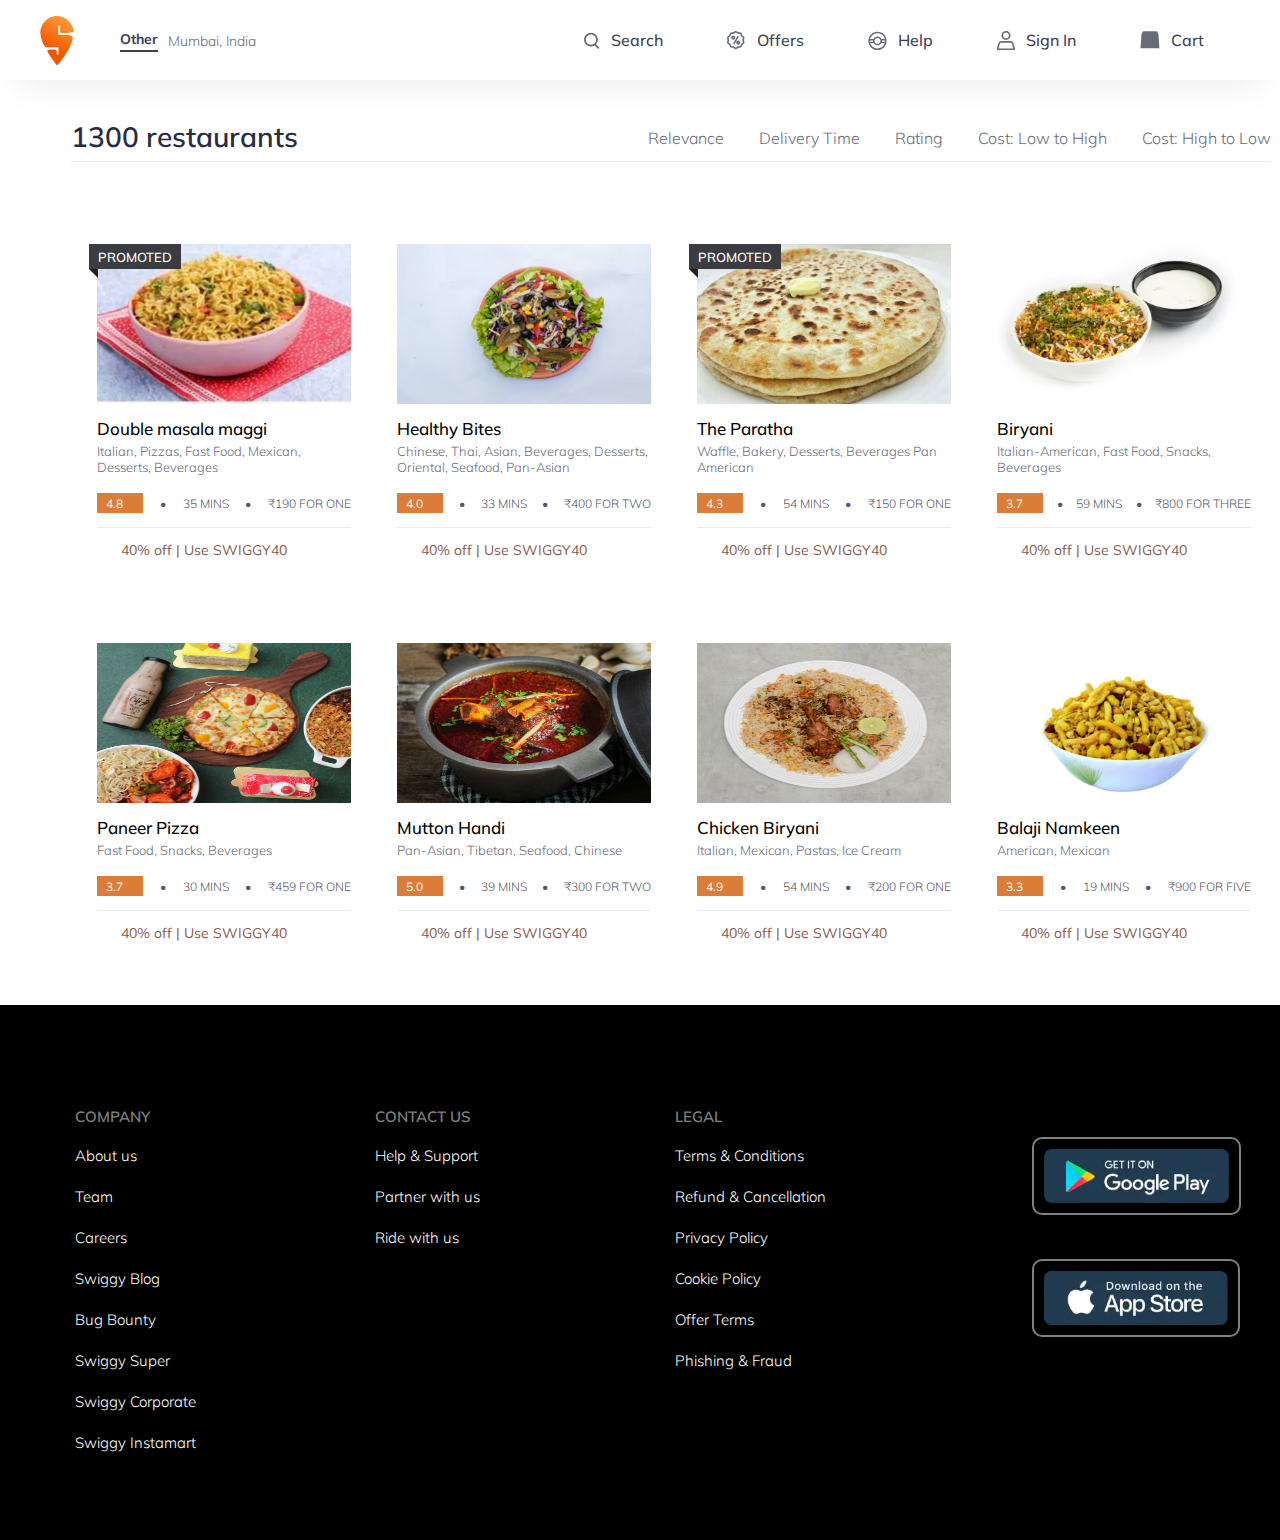
<file: index.html>
<!DOCTYPE html>
<html lang="en">

<head>
    <meta charset="UTF-8" />
    <title>Swiggy_Clone</title>
    <link rel="icon" sizes="192x192"
        href="https://res.cloudinary.com/swiggy/image/upload/fl_lossy,f_auto,q_auto,w_192,h_192/portal/c/logo_2022.png">
    <link rel="stylesheet" href="swiggy.css" type="text/css" />
    <link rel="stylesheet" href="https://cdnjs.cloudflare.com/ajax/libs/font-awesome/6.2.0/css/all.min.css"
        integrity="sha512-xh6O/CkQoPOWDdYTDqeRdPCVd1SpvCA9XXcUnZS2FmJNp1coAFzvtCN9BmamE+4aHK8yyUHUSCcJHgXloTyT2A=="
        crossorigin="anonymous" referrerpolicy="no-referrer" />
    <link rel="preconnect" href="https://fonts.googleapis.com" />
    <link rel="preconnect" href="https://fonts.gstatic.com" crossorigin />
    <link href="https://fonts.googleapis.com/css2?family=Mulish:wght@300;400;700;900&display=swap" rel="stylesheet" />
</head>

<body>
    <div class="main-container">
        <!-- Navbar Section -->
        <header class="navbar">
            <div class="global-nav">
                <div class="nav">
                    <div class="left">
                        <a href="#home" class="logo">
                            <svg class="_8pSp-" viewBox="0 0 559 825" height="49" width="34" fill="#fc8019">
                                <path fill-rule="evenodd" clip-rule="evenodd"
                                    d="M542.92 388.542C546.805 366.526 542.355 349.598 530.881 340.76C513.621 327.466 487.698 320.236 425.954 320.236C380.271 320.236 331.225 320.286 310.268 320.275C308.322 319.894 301.285 317.604 301.02 309.112L300.734 174.289C300.727 165.779 307.531 158.857 315.943 158.839C324.369 158.825 331.204 165.723 331.211 174.226C331.211 174.226 331.421 247.414 331.441 273.424C331.441 275.936 332.892 281.8 338.549 283.328C375.43 293.267 561.865 285.999 558.967 251.804C543.147 109.96 424.476 0 280.394 0C235.021 0 192.065 10.9162 154.026 30.2754C62.9934 77.5955 -1.65904 173.107 0.0324268 283.43C1.23215 361.622 52.2203 500.605 83.434 521.234C97.8202 530.749 116.765 527.228 201.484 527.228C239.903 527.228 275.679 527.355 293.26 527.436C295.087 527.782 304.671 530.001 304.671 538.907L304.894 641.393C304.915 649.907 298.104 656.826 289.678 656.829C281.266 656.843 274.434 649.953 274.42 641.446C274.42 641.446 275.17 600.322 275.17 584.985C275.17 581.435 275.424 575.339 265.178 570.727C231.432 555.553 121.849 564.712 115.701 581.457C113.347 587.899 125.599 612.801 144.459 644.731C170.102 685.624 211.889 747.245 245.601 792.625C261.047 813.417 268.77 823.813 280.467 824.101C292.165 824.389 300.514 814.236 317.213 793.928C383.012 713.909 516.552 537.663 542.92 388.542Z"
                                    fill="url(#paint0_linear_19447_66107)"></path>
                                <defs>
                                    <linearGradient id="paint0_linear_19447_66107" x1="445.629" y1="63.8626"
                                        x2="160.773" y2="537.598" gradientUnits="userSpaceOnUse">
                                        <stop stop-color="#FF993A"></stop>
                                        <stop offset="1" stop-color="#F15700"></stop>
                                    </linearGradient>
                                </defs>
                            </svg>
                        </a>
                        <div class="location-div">
                            <span class="other">Other</span>
                            <span class="location">Mumbai, India</span>
                            <span class="arrow-down"><i class="fa-solid fa-angle-down"></i></span>
                        </div>
                    </div>
                    <div class="right">
                        <ul class="items">
                            <li>
                                <div class="nav-item">
                                    <a href="">
                                        <svg class="_1GTCc" viewBox="5 -1 12 25" height="17" width="17" fill="#686b78">
                                            <path
                                                d="M17.6671481,17.1391632 L22.7253317,22.1973467 L20.9226784,24 L15.7041226,18.7814442 C14.1158488,19.8024478 12.225761,20.3946935 10.1973467,20.3946935 C4.56550765,20.3946935 0,15.8291858 0,10.1973467 C0,4.56550765 4.56550765,0 10.1973467,0 C15.8291858,0 20.3946935,4.56550765 20.3946935,10.1973467 C20.3946935,12.8789625 19.3595949,15.3188181 17.6671481,17.1391632 Z M10.1973467,17.8453568 C14.4212261,17.8453568 17.8453568,14.4212261 17.8453568,10.1973467 C17.8453568,5.97346742 14.4212261,2.54933669 10.1973467,2.54933669 C5.97346742,2.54933669 2.54933669,5.97346742 2.54933669,10.1973467 C2.54933669,14.4212261 5.97346742,17.8453568 10.1973467,17.8453568 Z">
                                            </path>
                                        </svg>
                                        <span>Search</span>
                                    </a>
                                </div>
                            </li>
                            <li>
                                <div class="nav-item">
                                    <a href="">
                                        <svg class="_1GTCc" viewBox="0 0 32 32" height="19" width="19" fill="#686b78">
                                            <path
                                                d="M14.2 2.864l-1.899 1.38c-0.612 0.447-1.35 0.687-2.11 0.687h-2.352c-0.386 0-0.727 0.248-0.845 0.613l-0.728 2.238c-0.235 0.721-0.691 1.348-1.302 1.79l-1.905 1.385c-0.311 0.226-0.442 0.626-0.323 0.991l0.728 2.241c0.232 0.719 0.232 1.492-0.001 2.211l-0.727 2.237c-0.119 0.366 0.011 0.767 0.323 0.994l1.906 1.384c0.61 0.445 1.064 1.070 1.3 1.79l0.728 2.24c0.118 0.365 0.459 0.613 0.844 0.613h2.352c0.759 0 1.497 0.24 2.107 0.685l1.9 1.381c0.313 0.227 0.736 0.227 1.048 0.001l1.9-1.38c0.613-0.447 1.349-0.687 2.11-0.687h2.352c0.384 0 0.726-0.248 0.845-0.615l0.727-2.235c0.233-0.719 0.688-1.346 1.302-1.794l1.904-1.383c0.311-0.226 0.442-0.627 0.323-0.993l-0.728-2.239c-0.232-0.718-0.232-1.49 0.001-2.213l0.727-2.238c0.119-0.364-0.012-0.765-0.324-0.992l-1.901-1.383c-0.614-0.445-1.070-1.074-1.302-1.793l-0.727-2.236c-0.119-0.366-0.461-0.614-0.845-0.614h-2.352c-0.76 0-1.497-0.239-2.107-0.685l-1.903-1.382c-0.313-0.227-0.736-0.226-1.047-0.001zM16.829 0.683l1.907 1.385c0.151 0.11 0.331 0.168 0.521 0.168h2.352c1.551 0 2.927 1 3.408 2.475l0.728 2.241c0.057 0.177 0.169 0.332 0.321 0.442l1.902 1.383c1.258 0.912 1.784 2.531 1.304 4.006l-0.726 2.234c-0.058 0.182-0.058 0.375-0.001 0.552l0.727 2.237c0.48 1.477-0.046 3.096-1.303 4.007l-1.9 1.38c-0.153 0.112-0.266 0.268-0.324 0.447l-0.727 2.237c-0.48 1.477-1.856 2.477-3.408 2.477h-2.352c-0.19 0-0.37 0.058-0.523 0.17l-1.904 1.383c-1.256 0.911-2.956 0.911-4.213-0.001l-1.903-1.384c-0.15-0.11-0.332-0.168-0.521-0.168h-2.352c-1.554 0-2.931-1.001-3.408-2.477l-0.726-2.234c-0.059-0.18-0.173-0.338-0.324-0.448l-1.902-1.381c-1.258-0.912-1.784-2.53-1.304-4.008l0.727-2.235c0.058-0.179 0.058-0.373 0.001-0.551l-0.727-2.236c-0.481-1.476 0.046-3.095 1.302-4.006l1.905-1.385c0.151-0.11 0.264-0.265 0.323-0.444l0.727-2.235c0.478-1.476 1.855-2.477 3.408-2.477h2.352c0.189 0 0.371-0.059 0.523-0.17l1.902-1.383c1.256-0.911 2.956-0.911 4.212 0zM18.967 23.002c-1.907 0-3.453-1.546-3.453-3.453s1.546-3.453 3.453-3.453c1.907 0 3.453 1.546 3.453 3.453s-1.546 3.453-3.453 3.453zM18.967 20.307c0.419 0 0.758-0.339 0.758-0.758s-0.339-0.758-0.758-0.758c-0.419 0-0.758 0.339-0.758 0.758s0.339 0.758 0.758 0.758zM10.545 14.549c-1.907 0-3.453-1.546-3.453-3.453s1.546-3.453 3.453-3.453c1.907 0 3.453 1.546 3.453 3.453s-1.546 3.453-3.453 3.453zM10.545 11.855c0.419 0 0.758-0.339 0.758-0.758s-0.339-0.758-0.758-0.758c-0.419 0-0.758 0.339-0.758 0.758s0.339 0.758 0.758 0.758zM17.78 7.882l2.331 1.352-7.591 13.090-2.331-1.352 7.591-13.090z">
                                            </path>
                                        </svg>
                                        <span>Offers</span>
                                    </a>
                                </div>
                            </li>
                            <li>
                                <div class="nav-item">
                                    <a href="">
                                        <svg class="_1GTCc" viewBox="6 -1 12 25" height="19" width="19" fill="#686b78">
                                            <path
                                                d="M21.966903,13.2244898 C22.0156989,12.8231523 22.0408163,12.4145094 22.0408163,12 C22.0408163,11.8357822 22.036874,11.6724851 22.029079,11.5101984 L17.8574333,11.5102041 C17.8707569,11.6717062 17.877551,11.8350597 17.877551,12 C17.877551,12.4199029 17.8335181,12.8295214 17.749818,13.2244898 L21.966903,13.2244898 Z M21.5255943,15.1836735 L16.9414724,15.1836735 C15.8950289,16.8045422 14.0728218,17.877551 12,17.877551 C9.92717823,17.877551 8.1049711,16.8045422 7.05852762,15.1836735 L2.47440565,15.1836735 C3.80564362,19.168549 7.56739481,22.0408163 12,22.0408163 C16.4326052,22.0408163 20.1943564,19.168549 21.5255943,15.1836735 Z M21.7400381,9.55102041 C20.6468384,5.18931674 16.7006382,1.95918367 12,1.95918367 C7.2993618,1.95918367 3.3531616,5.18931674 2.25996187,9.55102041 L6.6553883,9.55102041 C7.58404845,7.5276442 9.62792376,6.12244898 12,6.12244898 C14.3720762,6.12244898 16.4159515,7.5276442 17.3446117,9.55102041 L21.7400381,9.55102041 Z M2.03309705,13.2244898 L6.25018203,13.2244898 C6.16648186,12.8295214 6.12244898,12.4199029 6.12244898,12 C6.12244898,11.8350597 6.1292431,11.6717062 6.14256675,11.5102041 L1.97092075,11.5102041 C1.96312595,11.6724851 1.95918367,11.8357822 1.95918367,12 C1.95918367,12.4145094 1.98430112,12.8231523 2.03309705,13.2244898 Z M12,24 C5.372583,24 0,18.627417 0,12 C0,5.372583 5.372583,0 12,0 C18.627417,0 24,5.372583 24,12 C24,18.627417 18.627417,24 12,24 Z M12,15.9183673 C14.1640545,15.9183673 15.9183673,14.1640545 15.9183673,12 C15.9183673,9.83594547 14.1640545,8.08163265 12,8.08163265 C9.83594547,8.08163265 8.08163265,9.83594547 8.08163265,12 C8.08163265,14.1640545 9.83594547,15.9183673 12,15.9183673 Z">
                                            </path>
                                        </svg>
                                        <span>Help</span>
                                    </a>
                                </div>
                            </li>
                            <li>
                                <div class="nav-item">
                                    <a href="">
                                        <svg class="_1GTCc" viewBox="6 0 12 24" height="19" width="18" fill="#686b78">
                                            <path
                                                d="M11.9923172,11.2463768 C8.81761115,11.2463768 6.24400341,8.72878961 6.24400341,5.62318841 C6.24400341,2.5175872 8.81761115,0 11.9923172,0 C15.1670232,0 17.740631,2.5175872 17.740631,5.62318841 C17.740631,8.72878961 15.1670232,11.2463768 11.9923172,11.2463768 Z M11.9923172,9.27536232 C14.0542397,9.27536232 15.7257581,7.64022836 15.7257581,5.62318841 C15.7257581,3.60614845 14.0542397,1.97101449 11.9923172,1.97101449 C9.93039471,1.97101449 8.25887628,3.60614845 8.25887628,5.62318841 C8.25887628,7.64022836 9.93039471,9.27536232 11.9923172,9.27536232 Z M24,24 L0,24 L1.21786143,19.7101449 L2.38352552,15.6939891 C2.85911209,14.0398226 4.59284263,12.7536232 6.3530098,12.7536232 L17.6316246,12.7536232 C19.3874139,12.7536232 21.1256928,14.0404157 21.6011089,15.6939891 L22.9903494,20.5259906 C23.0204168,20.63057 23.0450458,20.7352884 23.0641579,20.8398867 L24,24 Z M21.1127477,21.3339312 L21.0851024,21.2122487 C21.0772161,21.1630075 21.0658093,21.1120821 21.0507301,21.0596341 L19.6614896,16.2276325 C19.4305871,15.4245164 18.4851476,14.7246377 17.6316246,14.7246377 L6.3530098,14.7246377 C5.4959645,14.7246377 4.55444948,15.4231177 4.32314478,16.2276325 L2.75521062,21.6811594 L2.65068631,22.0289855 L21.3185825,22.0289855 L21.1127477,21.3339312 Z">
                                            </path>
                                        </svg>
                                        <span>Sign In</span>
                                    </a>
                                </div>
                            </li>
                            <li>
                                <div class="nav-item">
                                    <a href="">
                                        <svg class="_1GTCc _2MSid" viewBox="-1 0 37 32" height="20" width="20"
                                            fill="#686b78">
                                            <path d="M4.438 0l-2.598 5.11-1.84 26.124h34.909l-1.906-26.124-2.597-5.11z">
                                            </path>
                                        </svg>
                                        <span>Cart</span>
                                    </a>
                                </div>
                            </li>
                        </ul>
                    </div>
                </div>
            </div>
        </header>

        <main class="main-container">
            <section class="restaurants">
                <div class="container">
                    <div class="item-bar">
                        <div class="number">1300 restaurants</div>
                        <div class="filters">
                            <div class="relevance">Relevance</div>
                            <div class="delivery">Delivery Time</div>
                            <div class="rating">Rating</div>
                            <div class="cost-lh">Cost: Low to High</div>
                            <div class="cost-hl">Cost: High to Low</div>
                        </div>
                    </div>
                    <div class="restaurant-list">
                        <div class="place">
                            <a href="/restaurants/waffld-domlur-bangalore-303446" class="place-link">
                                <div class="list-item">
                                    <div class="item-content">
                                        <div class="top-img">
                                            <img class="_2tuBw _12_oN" alt="La Pino'z Pizza"
                                                src="swiggy_dish1.avif"
                                                width="254" height="160">
                                        </div>
                                        <div class="status" style="
                                        background: rgb(58, 60, 65);
                                        color: rgb(255, 255, 255);
                                        border-color: rgb(30, 32, 35) transparent;">
                                            <div class="status-title">Promoted</div>
                                        </div>
                                        <div class="place-name-div">
                                            <div class="name">Double masala maggi</div>
                                            <div class="food-items"
                                                title="Italian, Pizzas, Fast Food, Mexican, Desserts, Beverages">
                                                Italian, Pizzas, Fast Food, Mexican, Desserts, Beverages</div>
                                        </div>
                                        <div class="info-div">
                                            <div class="rating">
                                                <span class="icon-star"><i class="fa-solid fa-star"></i></span>
                                                <span>4.8</span>
                                            </div>
                                            <div>•</div>
                                            <div>35 MINS</div>
                                            <div>•</div>
                                            <div class="price">₹190 FOR ONE</div>
                                        </div>
                                        <div class="offer-div">
                                            <span class="icon-offer-filled"><i class="fa-solid fa-tag"></i></span>
                                            <span class="offer-text">40% off | Use SWIGGY40</span>
                                        </div>
                                    </div>
                                    <div class="quick-view">
                                        <span role="button" aria-label="Open" class="view-btn">QUICK VIEW</span>
                                    </div>
                                </div>
                            </a>
                        </div>
                        <div class="place">
                            <a href="" class="place-link">
                                <div class="list-item">
                                    <div class="item-content">
                                        <div class="top-img">
                                            <img class="_2tuBw _12_oN" alt="Bercos - If you love chinese" src="swiggy_dish2.avif" width="254" height="160">
                                        </div>
                                        <div class="place-name-div">
                                            <div class="name">Healthy Bites</div>
                                            <div class="food-items"
                                            title="Chinese, Thai, Asian, Beverages, Desserts, Oriental, Seafood, Pan-Asian">Chinese, Thai, Asian, Beverages, Desserts, Oriental, Seafood, Pan-Asian</div>
                                        </div>
                                        <div class="info-div">
                                            <div class="rating">
                                                <span class="icon-star"><i class="fa-solid fa-star"></i></span>
                                                <span>4.0</span>
                                            </div>
                                            <div>•</div>
                                            <div>33 MINS</div>
                                            <div>•</div>
                                            <div class="price">₹400 FOR TWO</div>
                                        </div>
                                        <div class="offer-div">
                                            <span class="icon-offer-filled"><i class="fa-solid fa-tag"></i></span>
                                            <span class="offer-text">40% off | Use SWIGGY40</span>
                                        </div>
                                    </div>
                                    <div class="quick-view">
                                        <span role="button" aria-label="Open" class="view-btn">QUICK VIEW</span>
                                    </div>
                                </div>
                            </a>
                        </div>
                        <div class="place">
                            <a href="" class="place-link">
                                <div class="list-item">
                                    <div class="item-content">
                                        <div class="top-img">
                                            <img class="_2tuBw _12_oN" alt="Wack Waffles &amp; Brownies" src="swiggy_dish3.avif" width="254" height="160">
                                        </div>
                                        <div class="status" style="
                                        background: rgb(58, 60, 65);
                                        color: rgb(255, 255, 255);
                                        border-color: rgb(30, 32, 35) transparent;">
                                            <div class="status-title">Promoted</div>
                                        </div>
                                        <div class="place-name-div">
                                            <div class="name">The Paratha</div>
                                            <div class="food-items"
                                            title="Waffle, Bakery, Desserts, Beverages">Waffle, Bakery, Desserts, Beverages Pan American</div>
                                        </div>
                                        <div class="info-div">
                                            <div class="rating">
                                                <span class="icon-star"><i class="fa-solid fa-star"></i></span>
                                                <span>4.3</span>
                                            </div>
                                            <div>•</div>
                                            <div>54 MINS</div>
                                            <div>•</div>
                                            <div class="price">₹150 FOR ONE</div>
                                        </div>
                                        <div class="offer-div">
                                            <span class="icon-offer-filled"><i class="fa-solid fa-tag"></i></span>
                                            <span class="offer-text">40% off | Use SWIGGY40</span>
                                        </div>
                                    </div>
                                    <div class="quick-view">
                                        <span role="button" aria-label="Open" class="view-btn">QUICK VIEW</span>
                                    </div>
                                </div>
                            </a>
                        </div>
                        <div class="place">
                            <a href="" class="place-link">
                                <div class="list-item">
                                    <div class="item-content">
                                        <div class="top-img">
                                            <img class="_2tuBw _12_oN" alt="Takeout Cafe" src="swiggy_dish4.avif" width="254" height="160">
                                        </div>
                                        <div class="place-name-div">
                                            <div class="name">Biryani</div>
                                            <div class="food-items"
                                            title="Italian-American, Fast Food, Snacks, Beverages">Italian-American, Fast Food, Snacks, Beverages</div>
                                        </div>
                                        <div class="info-div">
                                            <div class="rating">
                                                <span class="icon-star"><i class="fa-solid fa-star"></i></span>
                                                <span>3.7</span>
                                            </div>
                                            <div>•</div>
                                            <div>59 MINS</div>
                                            <div>•</div>
                                            <div class="price">₹800 FOR THREE</div>
                                        </div>
                                        <div class="offer-div">
                                            <span class="icon-offer-filled"><i class="fa-solid fa-tag"></i></span>
                                            <span class="offer-text">40% off | Use SWIGGY40</span>
                                        </div>
                                    </div>
                                    <div class="quick-view">
                                        <span role="button" aria-label="Open" class="view-btn">QUICK VIEW</span>
                                    </div>
                                </div>
                            </a>
                        </div>
                        <div class="place">
                            <a href="" class="place-link">
                                <div class="list-item">
                                    <div class="item-content">
                                        <div class="top-img">
                                            <img class="_2tuBw _12_oN" alt="Healthy Bhukkad's" src="swiggy_dish5.avif" width="254" height="160">
                                        </div>
                                        <div class="place-name-div">
                                            <div class="name">Paneer Pizza</div>
                                            <div class="food-items"
                                            title="Fast Food, Snacks, Beverages">Fast Food, Snacks, Beverages</div>
                                        </div>
                                        <div class="info-div">
                                            <div class="rating">
                                                <span class="icon-star"><i class="fa-solid fa-star"></i></span>
                                                <span>3.7</span>
                                            </div>
                                            <div>•</div>
                                            <div>30 MINS</div>
                                            <div>•</div>
                                            <div class="price">₹459 FOR ONE</div>
                                        </div>
                                        <div class="offer-div">
                                            <span class="icon-offer-filled"><i class="fa-solid fa-tag"></i></span>
                                            <span class="offer-text">40% off | Use SWIGGY40</span>
                                        </div>
                                    </div>
                                    <div class="quick-view">
                                        <span role="button" aria-label="Open" class="view-btn">QUICK VIEW</span>
                                    </div>
                                </div>
                            </a>
                        </div>
                        <div class="place">
                            <a href="" class="place-link">
                                <div class="list-item">
                                    <div class="item-content">
                                        <div class="top-img">
                                            <img class="_2tuBw _12_oN" alt="Momo Mom by Oriental Mom" src="swiggy_dish6.avif" width="254" height="160">
                                        </div>
                                        <div class="place-name-div">
                                            <div class="name">Mutton Handi</div>
                                            <div class="food-items"
                                            title="Pan-Asian, Tibetan, Seafood, Chinese">Pan-Asian, Tibetan, Seafood, Chinese</div>
                                        </div>
                                        <div class="info-div">
                                            <div class="rating">
                                                <span class="icon-star"><i class="fa-solid fa-star"></i></span>
                                                <span>5.0</span>
                                            </div>
                                            <div>•</div>
                                            <div>39 MINS</div>
                                            <div>•</div>
                                            <div class="price">₹300 FOR TWO</div>
                                        </div>
                                        <div class="offer-div">
                                            <span class="icon-offer-filled"><i class="fa-solid fa-tag"></i></span>
                                            <span class="offer-text">40% off | Use SWIGGY40</span>
                                        </div>
                                    </div>
                                    <div class="quick-view">
                                        <span role="button" aria-label="Open" class="view-btn">QUICK VIEW</span>
                                    </div>
                                </div>
                            </a>
                        </div>
                        <div class="place">
                            <a href="" class="place-link">
                                <div class="list-item">
                                    <div class="item-content">
                                        <div class="top-img">
                                            <img class="_2tuBw _12_oN" alt="Firangi Bake" src="swiggy_dish7.avif" width="254" height="160">
                                        </div>
                                        <div class="place-name-div">
                                            <div class="name">Chicken Biryani </div>
                                            <div class="food-items"
                                            title="Italian, Mexican, Pastas, Ice Cream">Italian, Mexican, Pastas, Ice Cream</div>
                                        </div>
                                        <div class="info-div">
                                            <div class="rating">
                                                <span class="icon-star"><i class="fa-solid fa-star"></i></span>
                                                <span>4.9</span>
                                            </div>
                                            <div>•</div>
                                            <div>54 MINS</div>
                                            <div>•</div>
                                            <div class="price">₹200 FOR ONE</div>
                                        </div>
                                        <div class="offer-div">
                                            <span class="icon-offer-filled"><i class="fa-solid fa-tag"></i></span>
                                            <span class="offer-text">40% off | Use SWIGGY40</span>
                                        </div>
                                    </div>
                                    <div class="quick-view">
                                        <span role="button" aria-label="Open" class="view-btn">QUICK VIEW</span>
                                    </div>
                                </div>
                            </a>
                        </div>
                        <div class="place">
                            <a href="" class="place-link">
                                <div class="list-item">
                                    <div class="item-content">
                                        <div class="top-img">
                                            <img class="_2tuBw _12_oN" alt="Chili's American Grill &amp; Bar" src="swiggy_dish8.avif" width="254" height="160">
                                        </div>
                                       <div class="place-name-div">
                                            <div class="name">Balaji Namkeen</div>
                                            <div class="food-items"
                                            title="American, Mexican">American, Mexican</div>
                                        </div>
                                        <div class="info-div">
                                            <div class="rating">
                                                <span class="icon-star"><i class="fa-solid fa-star"></i></span>
                                                <span>3.3</span>
                                            </div>
                                            <div>•</div>
                                            <div>19 MINS</div>
                                            <div>•</div>
                                            <div class="price">₹900 FOR FIVE</div>
                                        </div>
                                        <div class="offer-div">
                                            <span class="icon-offer-filled"><i class="fa-solid fa-tag"></i></span>
                                            <span class="offer-text">40% off | Use SWIGGY40</span>
                                        </div>
                                    </div>
                                    <div class="quick-view">
                                        <span role="button" aria-label="Open" class="view-btn">QUICK VIEW</span>
                                    </div>
                                </div>
                            </a>
                        </div>
                    </div>
                </div>
            </section>
        </main>
        <footer class="footer">
            <div class="footer-content">
                <div class="points">
                    COMPANY
                    <ul class="footer-ul">
                        <li class="footer-li"><a href="#">About us</a></li>
                        <li class="footer-li"><a href="#">Team</a></li>
                        <li class="footer-li"><a href="#">Careers</a></li>
                        <li class="footer-li"><a href="#">Swiggy Blog</a></li>
                        <li class="footer-li"><a href="#">Bug Bounty</a></li>
                        <li class="footer-li"><a href="#">Swiggy Super</a></li>
                        <li class="footer-li"><a href="#">Swiggy Corporate</a></li>
                        <li class="footer-li"><a href="#">Swiggy Instamart</a></li>
                    </ul>
                </div>
                <div class="points">
                    CONTACT US
                    <ul class="footer-ul">
                        <li class="footer-li"><a href="#">Help & Support</a></li>
                        <li class="footer-li"><a href="#">Partner with us</a></li>
                        <li class="footer-li"><a href="#">Ride with us</a></li>
                    </ul>
                </div>
                <div class="points">
                    LEGAL
                    <ul class="footer-ul">
                        <li class="footer-li"><a href="#">Terms & Conditions</a></li>
                        <li class="footer-li"><a href="#">Refund & Cancellation</a></li>
                        <li class="footer-li"><a href="#">Privacy Policy</a></li>
                        <li class="footer-li"><a href="#">Cookie Policy</a></li>
                        <li class="footer-li"><a href="#">Offer Terms</a></li>
                        <li class="footer-li"><a href="#">Phishing & Fraud</a></li>
                    </ul>
                </div>
                <div class="points">
                    <img src="swiggy_playStore.png"
                        height="54" />
                    <img src="swiggy_appstore.png"
                        height="54" />
                </div>
            </div>
        </footer>
    </div>
    </div>
</body>
</html>
</file>
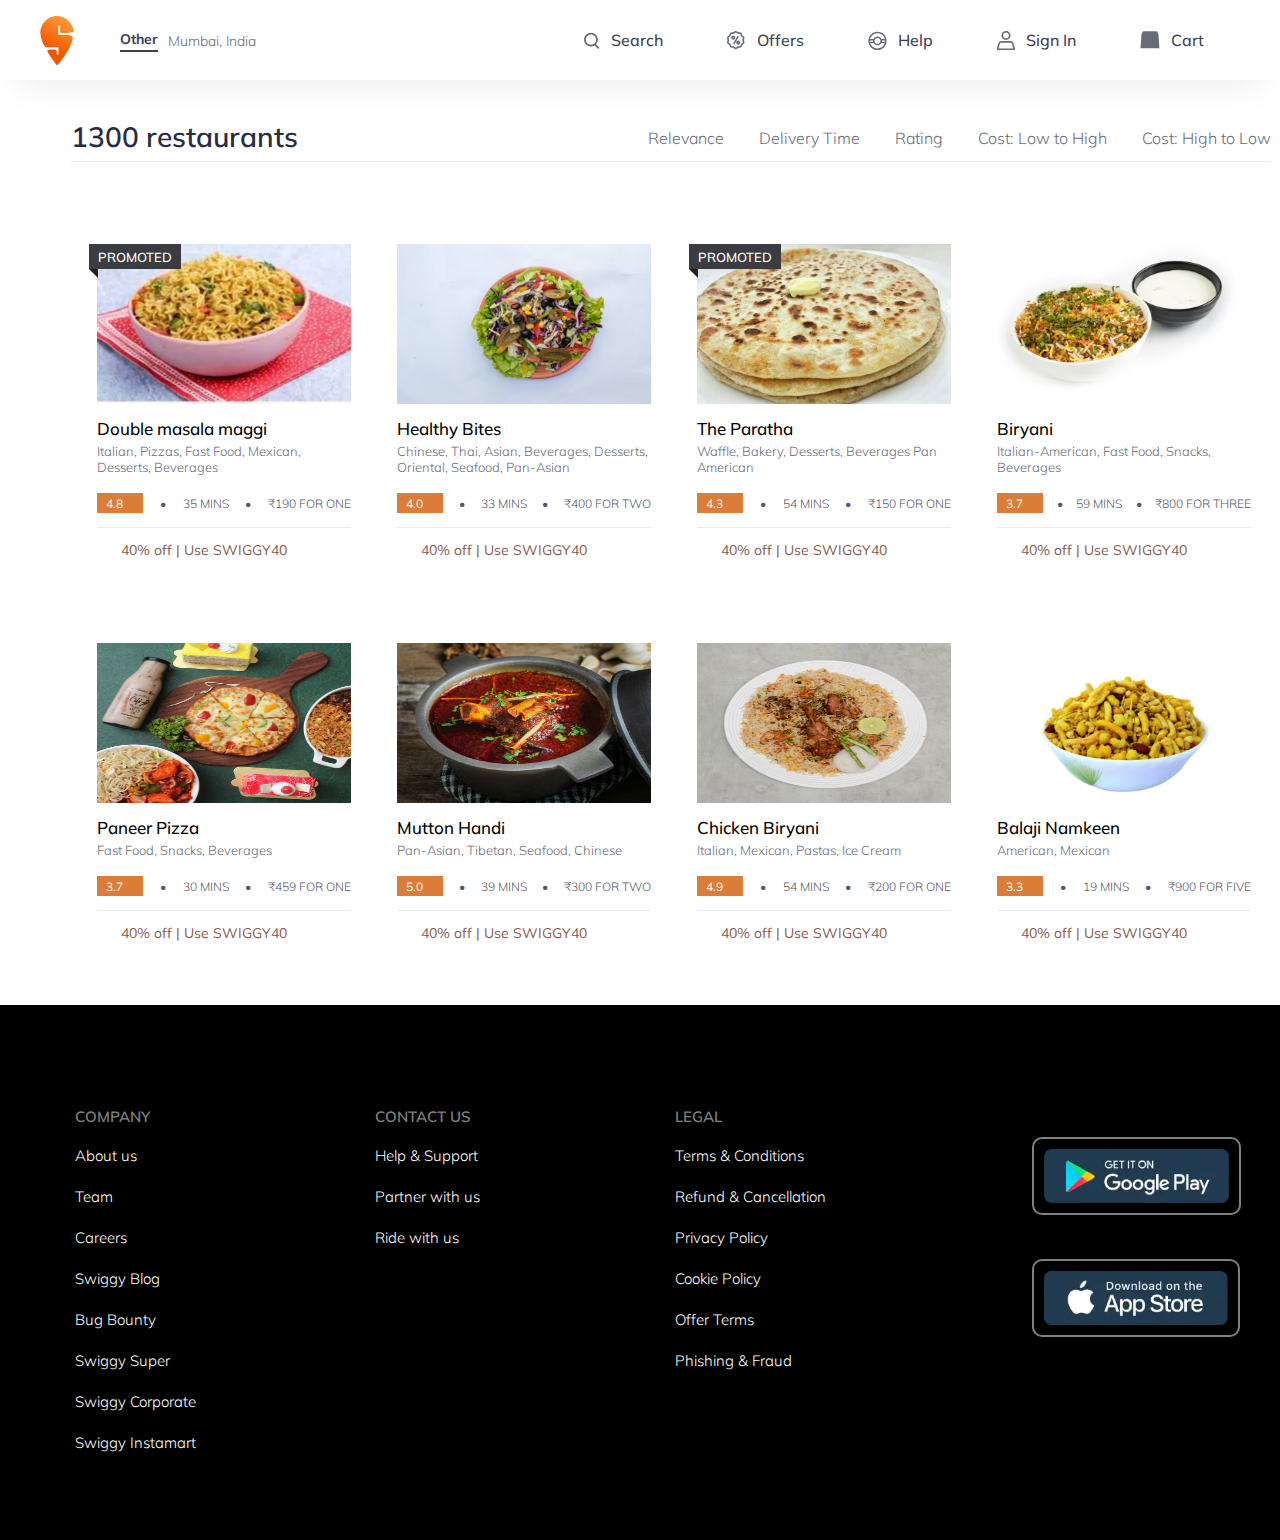
<file: netflix.html>
<!DOCTYPE html>
<html lang="en">

<head>
    <meta charset="UTF-8" />
    <title>Swiggy_Clone</title>
    <link rel="icon" sizes="192x192"
        href="https://res.cloudinary.com/swiggy/image/upload/fl_lossy,f_auto,q_auto,w_192,h_192/portal/c/logo_2022.png">
    <link rel="stylesheet" href="netflix.css" type="text/css" />
    <link rel="stylesheet" href="https://cdnjs.cloudflare.com/ajax/libs/font-awesome/6.2.0/css/all.min.css"
        integrity="sha512-xh6O/CkQoPOWDdYTDqeRdPCVd1SpvCA9XXcUnZS2FmJNp1coAFzvtCN9BmamE+4aHK8yyUHUSCcJHgXloTyT2A=="
        crossorigin="anonymous" referrerpolicy="no-referrer" />
    <link rel="preconnect" href="https://fonts.googleapis.com" />
    <link rel="preconnect" href="https://fonts.gstatic.com" crossorigin />
    <link href="https://fonts.googleapis.com/css2?family=Mulish:wght@300;400;700;900&display=swap" rel="stylesheet" />
</head>

<body>
    <div class="main-container">
        <!-- Navbar Section -->
        <header class="navbar">
            <div class="global-nav">
                <div class="nav">
                    <div class="left">
                        <a href="#home" class="logo">
                            <svg class="_8pSp-" viewBox="0 0 559 825" height="49" width="34" fill="#fc8019">
                                <path fill-rule="evenodd" clip-rule="evenodd"
                                    d="M542.92 388.542C546.805 366.526 542.355 349.598 530.881 340.76C513.621 327.466 487.698 320.236 425.954 320.236C380.271 320.236 331.225 320.286 310.268 320.275C308.322 319.894 301.285 317.604 301.02 309.112L300.734 174.289C300.727 165.779 307.531 158.857 315.943 158.839C324.369 158.825 331.204 165.723 331.211 174.226C331.211 174.226 331.421 247.414 331.441 273.424C331.441 275.936 332.892 281.8 338.549 283.328C375.43 293.267 561.865 285.999 558.967 251.804C543.147 109.96 424.476 0 280.394 0C235.021 0 192.065 10.9162 154.026 30.2754C62.9934 77.5955 -1.65904 173.107 0.0324268 283.43C1.23215 361.622 52.2203 500.605 83.434 521.234C97.8202 530.749 116.765 527.228 201.484 527.228C239.903 527.228 275.679 527.355 293.26 527.436C295.087 527.782 304.671 530.001 304.671 538.907L304.894 641.393C304.915 649.907 298.104 656.826 289.678 656.829C281.266 656.843 274.434 649.953 274.42 641.446C274.42 641.446 275.17 600.322 275.17 584.985C275.17 581.435 275.424 575.339 265.178 570.727C231.432 555.553 121.849 564.712 115.701 581.457C113.347 587.899 125.599 612.801 144.459 644.731C170.102 685.624 211.889 747.245 245.601 792.625C261.047 813.417 268.77 823.813 280.467 824.101C292.165 824.389 300.514 814.236 317.213 793.928C383.012 713.909 516.552 537.663 542.92 388.542Z"
                                    fill="url(#paint0_linear_19447_66107)"></path>
                                <defs>
                                    <linearGradient id="paint0_linear_19447_66107" x1="445.629" y1="63.8626"
                                        x2="160.773" y2="537.598" gradientUnits="userSpaceOnUse">
                                        <stop stop-color="#FF993A"></stop>
                                        <stop offset="1" stop-color="#F15700"></stop>
                                    </linearGradient>
                                </defs>
                            </svg>
                        </a>
                        <div class="location-div">
                            <span class="other">Other</span>
                            <span class="location">Mumbai, India</span>
                            <span class="arrow-down"><i class="fa-solid fa-angle-down"></i></span>
                        </div>
                    </div>
                    <div class="right">
                        <ul class="items">
                            <li>
                                <div class="nav-item">
                                    <a href="">
                                        <svg class="_1GTCc" viewBox="5 -1 12 25" height="17" width="17" fill="#686b78">
                                            <path
                                                d="M17.6671481,17.1391632 L22.7253317,22.1973467 L20.9226784,24 L15.7041226,18.7814442 C14.1158488,19.8024478 12.225761,20.3946935 10.1973467,20.3946935 C4.56550765,20.3946935 0,15.8291858 0,10.1973467 C0,4.56550765 4.56550765,0 10.1973467,0 C15.8291858,0 20.3946935,4.56550765 20.3946935,10.1973467 C20.3946935,12.8789625 19.3595949,15.3188181 17.6671481,17.1391632 Z M10.1973467,17.8453568 C14.4212261,17.8453568 17.8453568,14.4212261 17.8453568,10.1973467 C17.8453568,5.97346742 14.4212261,2.54933669 10.1973467,2.54933669 C5.97346742,2.54933669 2.54933669,5.97346742 2.54933669,10.1973467 C2.54933669,14.4212261 5.97346742,17.8453568 10.1973467,17.8453568 Z">
                                            </path>
                                        </svg>
                                        <span>Search</span>
                                    </a>
                                </div>
                            </li>
                            <li>
                                <div class="nav-item">
                                    <a href="">
                                        <svg class="_1GTCc" viewBox="0 0 32 32" height="19" width="19" fill="#686b78">
                                            <path
                                                d="M14.2 2.864l-1.899 1.38c-0.612 0.447-1.35 0.687-2.11 0.687h-2.352c-0.386 0-0.727 0.248-0.845 0.613l-0.728 2.238c-0.235 0.721-0.691 1.348-1.302 1.79l-1.905 1.385c-0.311 0.226-0.442 0.626-0.323 0.991l0.728 2.241c0.232 0.719 0.232 1.492-0.001 2.211l-0.727 2.237c-0.119 0.366 0.011 0.767 0.323 0.994l1.906 1.384c0.61 0.445 1.064 1.070 1.3 1.79l0.728 2.24c0.118 0.365 0.459 0.613 0.844 0.613h2.352c0.759 0 1.497 0.24 2.107 0.685l1.9 1.381c0.313 0.227 0.736 0.227 1.048 0.001l1.9-1.38c0.613-0.447 1.349-0.687 2.11-0.687h2.352c0.384 0 0.726-0.248 0.845-0.615l0.727-2.235c0.233-0.719 0.688-1.346 1.302-1.794l1.904-1.383c0.311-0.226 0.442-0.627 0.323-0.993l-0.728-2.239c-0.232-0.718-0.232-1.49 0.001-2.213l0.727-2.238c0.119-0.364-0.012-0.765-0.324-0.992l-1.901-1.383c-0.614-0.445-1.070-1.074-1.302-1.793l-0.727-2.236c-0.119-0.366-0.461-0.614-0.845-0.614h-2.352c-0.76 0-1.497-0.239-2.107-0.685l-1.903-1.382c-0.313-0.227-0.736-0.226-1.047-0.001zM16.829 0.683l1.907 1.385c0.151 0.11 0.331 0.168 0.521 0.168h2.352c1.551 0 2.927 1 3.408 2.475l0.728 2.241c0.057 0.177 0.169 0.332 0.321 0.442l1.902 1.383c1.258 0.912 1.784 2.531 1.304 4.006l-0.726 2.234c-0.058 0.182-0.058 0.375-0.001 0.552l0.727 2.237c0.48 1.477-0.046 3.096-1.303 4.007l-1.9 1.38c-0.153 0.112-0.266 0.268-0.324 0.447l-0.727 2.237c-0.48 1.477-1.856 2.477-3.408 2.477h-2.352c-0.19 0-0.37 0.058-0.523 0.17l-1.904 1.383c-1.256 0.911-2.956 0.911-4.213-0.001l-1.903-1.384c-0.15-0.11-0.332-0.168-0.521-0.168h-2.352c-1.554 0-2.931-1.001-3.408-2.477l-0.726-2.234c-0.059-0.18-0.173-0.338-0.324-0.448l-1.902-1.381c-1.258-0.912-1.784-2.53-1.304-4.008l0.727-2.235c0.058-0.179 0.058-0.373 0.001-0.551l-0.727-2.236c-0.481-1.476 0.046-3.095 1.302-4.006l1.905-1.385c0.151-0.11 0.264-0.265 0.323-0.444l0.727-2.235c0.478-1.476 1.855-2.477 3.408-2.477h2.352c0.189 0 0.371-0.059 0.523-0.17l1.902-1.383c1.256-0.911 2.956-0.911 4.212 0zM18.967 23.002c-1.907 0-3.453-1.546-3.453-3.453s1.546-3.453 3.453-3.453c1.907 0 3.453 1.546 3.453 3.453s-1.546 3.453-3.453 3.453zM18.967 20.307c0.419 0 0.758-0.339 0.758-0.758s-0.339-0.758-0.758-0.758c-0.419 0-0.758 0.339-0.758 0.758s0.339 0.758 0.758 0.758zM10.545 14.549c-1.907 0-3.453-1.546-3.453-3.453s1.546-3.453 3.453-3.453c1.907 0 3.453 1.546 3.453 3.453s-1.546 3.453-3.453 3.453zM10.545 11.855c0.419 0 0.758-0.339 0.758-0.758s-0.339-0.758-0.758-0.758c-0.419 0-0.758 0.339-0.758 0.758s0.339 0.758 0.758 0.758zM17.78 7.882l2.331 1.352-7.591 13.090-2.331-1.352 7.591-13.090z">
                                            </path>
                                        </svg>
                                        <span>Offers</span>
                                    </a>
                                </div>
                            </li>
                            <li>
                                <div class="nav-item">
                                    <a href="">
                                        <svg class="_1GTCc" viewBox="6 -1 12 25" height="19" width="19" fill="#686b78">
                                            <path
                                                d="M21.966903,13.2244898 C22.0156989,12.8231523 22.0408163,12.4145094 22.0408163,12 C22.0408163,11.8357822 22.036874,11.6724851 22.029079,11.5101984 L17.8574333,11.5102041 C17.8707569,11.6717062 17.877551,11.8350597 17.877551,12 C17.877551,12.4199029 17.8335181,12.8295214 17.749818,13.2244898 L21.966903,13.2244898 Z M21.5255943,15.1836735 L16.9414724,15.1836735 C15.8950289,16.8045422 14.0728218,17.877551 12,17.877551 C9.92717823,17.877551 8.1049711,16.8045422 7.05852762,15.1836735 L2.47440565,15.1836735 C3.80564362,19.168549 7.56739481,22.0408163 12,22.0408163 C16.4326052,22.0408163 20.1943564,19.168549 21.5255943,15.1836735 Z M21.7400381,9.55102041 C20.6468384,5.18931674 16.7006382,1.95918367 12,1.95918367 C7.2993618,1.95918367 3.3531616,5.18931674 2.25996187,9.55102041 L6.6553883,9.55102041 C7.58404845,7.5276442 9.62792376,6.12244898 12,6.12244898 C14.3720762,6.12244898 16.4159515,7.5276442 17.3446117,9.55102041 L21.7400381,9.55102041 Z M2.03309705,13.2244898 L6.25018203,13.2244898 C6.16648186,12.8295214 6.12244898,12.4199029 6.12244898,12 C6.12244898,11.8350597 6.1292431,11.6717062 6.14256675,11.5102041 L1.97092075,11.5102041 C1.96312595,11.6724851 1.95918367,11.8357822 1.95918367,12 C1.95918367,12.4145094 1.98430112,12.8231523 2.03309705,13.2244898 Z M12,24 C5.372583,24 0,18.627417 0,12 C0,5.372583 5.372583,0 12,0 C18.627417,0 24,5.372583 24,12 C24,18.627417 18.627417,24 12,24 Z M12,15.9183673 C14.1640545,15.9183673 15.9183673,14.1640545 15.9183673,12 C15.9183673,9.83594547 14.1640545,8.08163265 12,8.08163265 C9.83594547,8.08163265 8.08163265,9.83594547 8.08163265,12 C8.08163265,14.1640545 9.83594547,15.9183673 12,15.9183673 Z">
                                            </path>
                                        </svg>
                                        <span>Help</span>
                                    </a>
                                </div>
                            </li>
                            <li>
                                <div class="nav-item">
                                    <a href="">
                                        <svg class="_1GTCc" viewBox="6 0 12 24" height="19" width="18" fill="#686b78">
                                            <path
                                                d="M11.9923172,11.2463768 C8.81761115,11.2463768 6.24400341,8.72878961 6.24400341,5.62318841 C6.24400341,2.5175872 8.81761115,0 11.9923172,0 C15.1670232,0 17.740631,2.5175872 17.740631,5.62318841 C17.740631,8.72878961 15.1670232,11.2463768 11.9923172,11.2463768 Z M11.9923172,9.27536232 C14.0542397,9.27536232 15.7257581,7.64022836 15.7257581,5.62318841 C15.7257581,3.60614845 14.0542397,1.97101449 11.9923172,1.97101449 C9.93039471,1.97101449 8.25887628,3.60614845 8.25887628,5.62318841 C8.25887628,7.64022836 9.93039471,9.27536232 11.9923172,9.27536232 Z M24,24 L0,24 L1.21786143,19.7101449 L2.38352552,15.6939891 C2.85911209,14.0398226 4.59284263,12.7536232 6.3530098,12.7536232 L17.6316246,12.7536232 C19.3874139,12.7536232 21.1256928,14.0404157 21.6011089,15.6939891 L22.9903494,20.5259906 C23.0204168,20.63057 23.0450458,20.7352884 23.0641579,20.8398867 L24,24 Z M21.1127477,21.3339312 L21.0851024,21.2122487 C21.0772161,21.1630075 21.0658093,21.1120821 21.0507301,21.0596341 L19.6614896,16.2276325 C19.4305871,15.4245164 18.4851476,14.7246377 17.6316246,14.7246377 L6.3530098,14.7246377 C5.4959645,14.7246377 4.55444948,15.4231177 4.32314478,16.2276325 L2.75521062,21.6811594 L2.65068631,22.0289855 L21.3185825,22.0289855 L21.1127477,21.3339312 Z">
                                            </path>
                                        </svg>
                                        <span>Sign In</span>
                                    </a>
                                </div>
                            </li>
                            <li>
                                <div class="nav-item">
                                    <a href="">
                                        <svg class="_1GTCc _2MSid" viewBox="-1 0 37 32" height="20" width="20"
                                            fill="#686b78">
                                            <path d="M4.438 0l-2.598 5.11-1.84 26.124h34.909l-1.906-26.124-2.597-5.11z">
                                            </path>
                                        </svg>
                                        <span>Cart</span>
                                    </a>
                                </div>
                            </li>
                        </ul>
                    </div>
                </div>
            </div>
        </header>

        <main class="main-container">
            <section class="restaurants">
                <div class="container">
                    <div class="item-bar">
                        <div class="number">1300 restaurants</div>
                        <div class="filters">
                            <div class="relevance">Relevance</div>
                            <div class="delivery">Delivery Time</div>
                            <div class="rating">Rating</div>
                            <div class="cost-lh">Cost: Low to High</div>
                            <div class="cost-hl">Cost: High to Low</div>
                        </div>
                    </div>
                    <div class="restaurant-list">
                        <div class="place">
                            <a href="/restaurants/waffld-domlur-bangalore-303446" class="place-link">
                                <div class="list-item">
                                    <div class="item-content">
                                        <div class="top-img">
                                            <img class="_2tuBw _12_oN" alt="La Pino'z Pizza"
                                                src="swiggy_dish1.avif"
                                                width="254" height="160">
                                        </div>
                                        <div class="status" style="
                                        background: rgb(58, 60, 65);
                                        color: rgb(255, 255, 255);
                                        border-color: rgb(30, 32, 35) transparent;">
                                            <div class="status-title">Promoted</div>
                                        </div>
                                        <div class="place-name-div">
                                            <div class="name">Double masala maggi</div>
                                            <div class="food-items"
                                                title="Italian, Pizzas, Fast Food, Mexican, Desserts, Beverages">
                                                Italian, Pizzas, Fast Food, Mexican, Desserts, Beverages</div>
                                        </div>
                                        <div class="info-div">
                                            <div class="rating">
                                                <span class="icon-star"><i class="fa-solid fa-star"></i></span>
                                                <span>4.8</span>
                                            </div>
                                            <div>•</div>
                                            <div>35 MINS</div>
                                            <div>•</div>
                                            <div class="price">₹190 FOR ONE</div>
                                        </div>
                                        <div class="offer-div">
                                            <span class="icon-offer-filled"><i class="fa-solid fa-tag"></i></span>
                                            <span class="offer-text">40% off | Use SWIGGY40</span>
                                        </div>
                                    </div>
                                    <div class="quick-view">
                                        <span role="button" aria-label="Open" class="view-btn">QUICK VIEW</span>
                                    </div>
                                </div>
                            </a>
                        </div>
                        <div class="place">
                            <a href="" class="place-link">
                                <div class="list-item">
                                    <div class="item-content">
                                        <div class="top-img">
                                            <img class="_2tuBw _12_oN" alt="Bercos - If you love chinese" src="swiggy_dish2.avif" width="254" height="160">
                                        </div>
                                        <div class="place-name-div">
                                            <div class="name">Healthy Bites</div>
                                            <div class="food-items"
                                            title="Chinese, Thai, Asian, Beverages, Desserts, Oriental, Seafood, Pan-Asian">Chinese, Thai, Asian, Beverages, Desserts, Oriental, Seafood, Pan-Asian</div>
                                        </div>
                                        <div class="info-div">
                                            <div class="rating">
                                                <span class="icon-star"><i class="fa-solid fa-star"></i></span>
                                                <span>4.0</span>
                                            </div>
                                            <div>•</div>
                                            <div>33 MINS</div>
                                            <div>•</div>
                                            <div class="price">₹400 FOR TWO</div>
                                        </div>
                                        <div class="offer-div">
                                            <span class="icon-offer-filled"><i class="fa-solid fa-tag"></i></span>
                                            <span class="offer-text">40% off | Use SWIGGY40</span>
                                        </div>
                                    </div>
                                    <div class="quick-view">
                                        <span role="button" aria-label="Open" class="view-btn">QUICK VIEW</span>
                                    </div>
                                </div>
                            </a>
                        </div>
                        <div class="place">
                            <a href="" class="place-link">
                                <div class="list-item">
                                    <div class="item-content">
                                        <div class="top-img">
                                            <img class="_2tuBw _12_oN" alt="Wack Waffles &amp; Brownies" src="swiggy_dish3.avif" width="254" height="160">
                                        </div>
                                        <div class="status" style="
                                        background: rgb(58, 60, 65);
                                        color: rgb(255, 255, 255);
                                        border-color: rgb(30, 32, 35) transparent;">
                                            <div class="status-title">Promoted</div>
                                        </div>
                                        <div class="place-name-div">
                                            <div class="name">The Paratha</div>
                                            <div class="food-items"
                                            title="Waffle, Bakery, Desserts, Beverages">Waffle, Bakery, Desserts, Beverages Pan American</div>
                                        </div>
                                        <div class="info-div">
                                            <div class="rating">
                                                <span class="icon-star"><i class="fa-solid fa-star"></i></span>
                                                <span>4.3</span>
                                            </div>
                                            <div>•</div>
                                            <div>54 MINS</div>
                                            <div>•</div>
                                            <div class="price">₹150 FOR ONE</div>
                                        </div>
                                        <div class="offer-div">
                                            <span class="icon-offer-filled"><i class="fa-solid fa-tag"></i></span>
                                            <span class="offer-text">40% off | Use SWIGGY40</span>
                                        </div>
                                    </div>
                                    <div class="quick-view">
                                        <span role="button" aria-label="Open" class="view-btn">QUICK VIEW</span>
                                    </div>
                                </div>
                            </a>
                        </div>
                        <div class="place">
                            <a href="" class="place-link">
                                <div class="list-item">
                                    <div class="item-content">
                                        <div class="top-img">
                                            <img class="_2tuBw _12_oN" alt="Takeout Cafe" src="swiggy_dish4.avif" width="254" height="160">
                                        </div>
                                        <div class="place-name-div">
                                            <div class="name">Biryani</div>
                                            <div class="food-items"
                                            title="Italian-American, Fast Food, Snacks, Beverages">Italian-American, Fast Food, Snacks, Beverages</div>
                                        </div>
                                        <div class="info-div">
                                            <div class="rating">
                                                <span class="icon-star"><i class="fa-solid fa-star"></i></span>
                                                <span>3.7</span>
                                            </div>
                                            <div>•</div>
                                            <div>59 MINS</div>
                                            <div>•</div>
                                            <div class="price">₹800 FOR THREE</div>
                                        </div>
                                        <div class="offer-div">
                                            <span class="icon-offer-filled"><i class="fa-solid fa-tag"></i></span>
                                            <span class="offer-text">40% off | Use SWIGGY40</span>
                                        </div>
                                    </div>
                                    <div class="quick-view">
                                        <span role="button" aria-label="Open" class="view-btn">QUICK VIEW</span>
                                    </div>
                                </div>
                            </a>
                        </div>
                        <div class="place">
                            <a href="" class="place-link">
                                <div class="list-item">
                                    <div class="item-content">
                                        <div class="top-img">
                                            <img class="_2tuBw _12_oN" alt="Healthy Bhukkad's" src="swiggy_dish5.avif" width="254" height="160">
                                        </div>
                                        <div class="place-name-div">
                                            <div class="name">Paneer Pizza</div>
                                            <div class="food-items"
                                            title="Fast Food, Snacks, Beverages">Fast Food, Snacks, Beverages</div>
                                        </div>
                                        <div class="info-div">
                                            <div class="rating">
                                                <span class="icon-star"><i class="fa-solid fa-star"></i></span>
                                                <span>3.7</span>
                                            </div>
                                            <div>•</div>
                                            <div>30 MINS</div>
                                            <div>•</div>
                                            <div class="price">₹459 FOR ONE</div>
                                        </div>
                                        <div class="offer-div">
                                            <span class="icon-offer-filled"><i class="fa-solid fa-tag"></i></span>
                                            <span class="offer-text">40% off | Use SWIGGY40</span>
                                        </div>
                                    </div>
                                    <div class="quick-view">
                                        <span role="button" aria-label="Open" class="view-btn">QUICK VIEW</span>
                                    </div>
                                </div>
                            </a>
                        </div>
                        <div class="place">
                            <a href="" class="place-link">
                                <div class="list-item">
                                    <div class="item-content">
                                        <div class="top-img">
                                            <img class="_2tuBw _12_oN" alt="Momo Mom by Oriental Mom" src="swiggy_dish6.avif" width="254" height="160">
                                        </div>
                                        <div class="place-name-div">
                                            <div class="name">Mutton Handi</div>
                                            <div class="food-items"
                                            title="Pan-Asian, Tibetan, Seafood, Chinese">Pan-Asian, Tibetan, Seafood, Chinese</div>
                                        </div>
                                        <div class="info-div">
                                            <div class="rating">
                                                <span class="icon-star"><i class="fa-solid fa-star"></i></span>
                                                <span>5.0</span>
                                            </div>
                                            <div>•</div>
                                            <div>39 MINS</div>
                                            <div>•</div>
                                            <div class="price">₹300 FOR TWO</div>
                                        </div>
                                        <div class="offer-div">
                                            <span class="icon-offer-filled"><i class="fa-solid fa-tag"></i></span>
                                            <span class="offer-text">40% off | Use SWIGGY40</span>
                                        </div>
                                    </div>
                                    <div class="quick-view">
                                        <span role="button" aria-label="Open" class="view-btn">QUICK VIEW</span>
                                    </div>
                                </div>
                            </a>
                        </div>
                        <div class="place">
                            <a href="" class="place-link">
                                <div class="list-item">
                                    <div class="item-content">
                                        <div class="top-img">
                                            <img class="_2tuBw _12_oN" alt="Firangi Bake" src="swiggy_dish7.avif" width="254" height="160">
                                        </div>
                                        <div class="place-name-div">
                                            <div class="name">Chicken Biryani </div>
                                            <div class="food-items"
                                            title="Italian, Mexican, Pastas, Ice Cream">Italian, Mexican, Pastas, Ice Cream</div>
                                        </div>
                                        <div class="info-div">
                                            <div class="rating">
                                                <span class="icon-star"><i class="fa-solid fa-star"></i></span>
                                                <span>4.9</span>
                                            </div>
                                            <div>•</div>
                                            <div>54 MINS</div>
                                            <div>•</div>
                                            <div class="price">₹200 FOR ONE</div>
                                        </div>
                                        <div class="offer-div">
                                            <span class="icon-offer-filled"><i class="fa-solid fa-tag"></i></span>
                                            <span class="offer-text">40% off | Use SWIGGY40</span>
                                        </div>
                                    </div>
                                    <div class="quick-view">
                                        <span role="button" aria-label="Open" class="view-btn">QUICK VIEW</span>
                                    </div>
                                </div>
                            </a>
                        </div>
                        <div class="place">
                            <a href="" class="place-link">
                                <div class="list-item">
                                    <div class="item-content">
                                        <div class="top-img">
                                            <img class="_2tuBw _12_oN" alt="Chili's American Grill &amp; Bar" src="swiggy_dish8.avif" width="254" height="160">
                                        </div>
                                       <div class="place-name-div">
                                            <div class="name">Balaji Namkeen</div>
                                            <div class="food-items"
                                            title="American, Mexican">American, Mexican</div>
                                        </div>
                                        <div class="info-div">
                                            <div class="rating">
                                                <span class="icon-star"><i class="fa-solid fa-star"></i></span>
                                                <span>3.3</span>
                                            </div>
                                            <div>•</div>
                                            <div>19 MINS</div>
                                            <div>•</div>
                                            <div class="price">₹900 FOR FIVE</div>
                                        </div>
                                        <div class="offer-div">
                                            <span class="icon-offer-filled"><i class="fa-solid fa-tag"></i></span>
                                            <span class="offer-text">40% off | Use SWIGGY40</span>
                                        </div>
                                    </div>
                                    <div class="quick-view">
                                        <span role="button" aria-label="Open" class="view-btn">QUICK VIEW</span>
                                    </div>
                                </div>
                            </a>
                        </div>
                    </div>
                </div>
            </section>
        </main>
        <footer class="footer">
            <div class="footer-content">
                <div class="points">
                    COMPANY
                    <ul class="footer-ul">
                        <li class="footer-li"><a href="#">About us</a></li>
                        <li class="footer-li"><a href="#">Team</a></li>
                        <li class="footer-li"><a href="#">Careers</a></li>
                        <li class="footer-li"><a href="#">Swiggy Blog</a></li>
                        <li class="footer-li"><a href="#">Bug Bounty</a></li>
                        <li class="footer-li"><a href="#">Swiggy Super</a></li>
                        <li class="footer-li"><a href="#">Swiggy Corporate</a></li>
                        <li class="footer-li"><a href="#">Swiggy Instamart</a></li>
                    </ul>
                </div>
                <div class="points">
                    CONTACT US
                    <ul class="footer-ul">
                        <li class="footer-li"><a href="#">Help & Support</a></li>
                        <li class="footer-li"><a href="#">Partner with us</a></li>
                        <li class="footer-li"><a href="#">Ride with us</a></li>
                    </ul>
                </div>
                <div class="points">
                    LEGAL
                    <ul class="footer-ul">
                        <li class="footer-li"><a href="#">Terms & Conditions</a></li>
                        <li class="footer-li"><a href="#">Refund & Cancellation</a></li>
                        <li class="footer-li"><a href="#">Privacy Policy</a></li>
                        <li class="footer-li"><a href="#">Cookie Policy</a></li>
                        <li class="footer-li"><a href="#">Offer Terms</a></li>
                        <li class="footer-li"><a href="#">Phishing & Fraud</a></li>
                    </ul>
                </div>
                <div class="points">
                    <img src="swiggy_playStore.png"
                        height="54" />
                    <img src="swiggy_appstore.png"
                        height="54" />
                </div>
            </div>
        </footer>
    </div>
    </div>
</body>
</html>
</file>
<file: swiggy.css>
* {
  margin: 0;
  padding: 0;
  font-family: 'Mulish', sans-serif;
}

.navbar {
  box-shadow: 0 15px 40px -20px rgb(40 44 63 / 15%);
  position: fixed;
  top: 0;
  left: 0;
  right: 0;
  height: 80px;
  background: #fff;
  z-index: 1000;
  padding: 0 20px;
}
.navbar .nav {
  max-width: 1200px;
  min-width: 1200px;
  position: relative;
  margin: 0 auto;
  height: 80px;
  background: #fff;
  display: flex;
  justify-content: space-between;
}
.navbar .left {
  display: flex;
  align-items: center;
}
.navbar .left .logo {
  display: block;
  height: 49px;
  transition: transform 0.3s cubic-bezier(0.215, 0.61, 0.355, 1);
  margin-right: 16px;
}
.navbar .left .logo:hover {
  transform: scale(1.1);
}
.navbar .location-div,
.other {
  position: relative;
}
.navbar .location-div {
  display: flex;
  align-items: center;
  margin-left: 30px;
  max-width: 300px;
  height: 30px;
  cursor: pointer;
  margin-bottom: -1px;
  padding-right: 10px;
  font-size: 14px;
}
.navbar .right {
  position: relative;
}
.location-div .other {
  font-weight: 700;
  color: #3d4152;
  float: left;
  padding-bottom: 2px;
  border-bottom: 2px solid #3d4152;
}
.location-div .other:hover {
  color: #fc8019;
  border-bottom: 2px solid #fc8019;
}
.location-div .location {
  display: block;
  font-weight: 300;
  padding-left: 5px;
  margin-left: 5px;
  color: #686b78;
}
.location-div .arrow-down {
  position: absolute;
  right: -6%;
  top: 40%;
  transform: translateY(-40%);
  font-size: 1rem;
  color: #fc8019;
  font-weight: 700;
}
.right .items {
  display: flex;
  align-items: center;
}
.right .items li {
  margin-right: 36px;
  color: #3d4152;
  font-size: 16px;
  font-weight: 500;
  list-style-type: none;
}
.right .items .nav-item {
  display: flex;
  align-items: center;
  padding-left: 28px;
  position: relative;
  height: 80px;
  cursor: pointer;
}
.right .items .nav-item a {
  display: flex;
  align-items: center;
  text-decoration: none;
  color: #3d4152;
  font-size: 16px;
}
.nav-item a:hover {
  color: #fc8019;
}

.nav-item a span {
  padding-left: 11px;
}
.right .items li:last-child a svg {
  color: #60b246;
}

/* Content Section */
.restaurants .container {
  max-width: 1200px;
  min-width: 1200px;
  position: relative;
  margin: 0 auto;
  padding-top: 42px;
  top: 80px;
  background: #fff;
  left: 31px;
}
.container .item-bar {
  display: flex;
  align-items: center;
  justify-content: space-between;
}
.container .item-bar .number {
  font-weight: 600;
  font-size: 28px;
  color: #282c3f;
  margin-top: -3px;
}
.container .item-bar::after {
  color: #3d4152;
  position: absolute;
  content: '';
  left: 0;
  right: 0;
  height: 1px;
  top: 81px;
  background: #e9e9eb;
}

.container .item-bar .filters {
  display: flex;
  align-items: center;
}
.container .item-bar .filters div {
  font-size: 16px;
  font-weight: 300;
  color: #686b78;
  margin-left: 35px;
  cursor: pointer;
  position: relative;
}

.filters div:hover::after {
  color: #3d4152;
  position: absolute;
  content: '';
  left: 0;
  right: 0;
  height: 1px;
  top: 31px;
  background: #282c3f;
}
.restaurant-list {
  margin-bottom: 85px;
  display: grid;
  grid-template-columns: repeat(4, 25%);
  justify-content: space-between;
  padding-top: 39px;
  margin-top: 25px;
}

.restaurant-list .place-link {
  background: #fff;
  display: block;
  text-decoration: none;
  color: inherit;
}
.restaurant-list .list-item {
  padding: 25px 25px 57px;
  border: 1px solid #fff;
  contain: content;
}
.restaurant-list .list-item:hover {
  border-color: #d3d5df;
  box-shadow: 0 4px 7px 0 rgb(218 220 230 / 60%);
}
.restaurant-list .item-content {
  width: 254px;
  position: relative;
}
.top-img {
  background: #eef0f5;
  width: 254px;
  height: 160px;
  position: relative;
}
.top-img img {
  opacity: 1;
}
.status {
  position: absolute;
  left: -8px;
  top: 0;
  color: #fff;
  font-size: 13px;
  font-weight: 500;
  padding: 5px 9px 4px;
  max-width: 40%;
  text-transform: uppercase;
}
.status::before {
  position: absolute;
  bottom: -9px;
  content: '';
  width: 0;
  height: 0;
  border-style: solid;
  border-color: inherit;
  left: 0;
  border-width: 9px 0 0 9px;
}

.place-name-div {
  margin-top: 14px;
}
.place-name-div .name {
  font-size: 17px;
  font-weight: 500;
  word-break: break-word;
}
.place-name-div .food-items {
  color: #686b78;
  font-size: 13px;
  margin-top: 4px;
  font-weight: 300;
}
.info-div {
  display: flex;
  align-items: center;
  margin-top: 18px;
  font-size: 12px;
  justify-content: space-between;
  color: #535665;
  font-weight: 300;
}
.info-div .rating {
  background-color: #db7c38;
  color: #fff;
  height: 20px;
  width: 36px;
  padding: 0 5px;
  font-weight: 400;
  display: flex;
  align-items: center;
}
.icon-star {
  font-size: 10px;
  margin-right: 4px;
  position: relative;
  top: -1px;
}
.offer-div {
  border-top: 1px solid #e9e9eb;
  padding-top: 14px;
  margin-top: 14px;
  color: #8a584b;
  display: flex;
  align-items: center;
  font-weight: 600;
}
.offer-div .icon-offer-filled {
  font-size: 16px;
  width: 20px;
  height: 16px;
  margin-right: 4px;
}

.offer-div .offer-text {
  font-weight: 400;
  font-size: 14px;
  line-height: 1.2;
}
.offer-text .fa-tags {
  margin-right: 2px;
}

.place:hover .quick-view {
  visibility: visible !important;
}

.quick-view {
  color: #686b78;
  font-size: 13px;
  visibility: hidden;
  border-top: 1px solid #e9e9eb;
  padding-top: 14px;
  margin-top: 14px;
  position: absolute;
  left: 20px;
  right: 20px;
  bottom: 14px;
}

.quick-view .view-btn {
  color: #5d8ed5;
  display: block;
  text-align: center;
  text-transform: uppercase;
  font-weight: 600;
}

.footer {
  padding: 0 20px;
  z-index: 10;
  background-color: #000;
  min-height: 298px;
  width: 100%;
  color: #fff;
  overflow: scroll;
}

.footer-content {
  width: 100%;
  display: flex;
  background-color: #000000;
  justify-content: space-around;
  max-width: 1200px;
  min-width: 1200px;
  margin: 0 auto;
  padding: 76px 0;
  height: 100%;
}

.points {
  color: #808080;
  font-size: 15px;
  font-weight: 600;
  /*    border: 1px solid white;*/
  width: 300px;
  margin: 26px 0px 10px 15px;
}

.footer-li {
  padding: 20px 10px 2px 0px;
}

.footer-ul {
  list-style: none;
  display: flex;
  flex-direction: column;
}

.footer-li a {
  color: #fff;
  font-size: 15px;
  font-weight: 300;
  text-decoration: none;
}

.footer-li a:hover {
  font-weight: 600;
}

.points img {
  border: 2px solid #808080;
  padding: 10px;
  margin: 30px 0px 10px 57px;
  border-radius: 10px;
  transition: transform 0.5s;
}

.points img:hover {
  transform: scale(1.06);
  cursor: pointer;
}
</file>
<file: netflix.css>
* {
  margin: 0;
  padding: 0;
  font-family: 'Mulish', sans-serif;
}

.navbar {
  box-shadow: 0 15px 40px -20px rgb(40 44 63 / 15%);
  position: fixed;
  top: 0;
  left: 0;
  right: 0;
  height: 80px;
  background: #fff;
  z-index: 1000;
  padding: 0 20px;
}
.navbar .nav {
  max-width: 1200px;
  min-width: 1200px;
  position: relative;
  margin: 0 auto;
  height: 80px;
  background: #fff;
  display: flex;
  justify-content: space-between;
}
.navbar .left {
  display: flex;
  align-items: center;
}
.navbar .left .logo {
  display: block;
  height: 49px;
  transition: transform 0.3s cubic-bezier(0.215, 0.61, 0.355, 1);
  margin-right: 16px;
}
.navbar .left .logo:hover {
  transform: scale(1.1);
}
.navbar .location-div,
.other {
  position: relative;
}
.navbar .location-div {
  display: flex;
  align-items: center;
  margin-left: 30px;
  max-width: 300px;
  height: 30px;
  cursor: pointer;
  margin-bottom: -1px;
  padding-right: 10px;
  font-size: 14px;
}
.navbar .right {
  position: relative;
}
.location-div .other {
  font-weight: 700;
  color: #3d4152;
  float: left;
  padding-bottom: 2px;
  border-bottom: 2px solid #3d4152;
}
.location-div .other:hover {
  color: #fc8019;
  border-bottom: 2px solid #fc8019;
}
.location-div .location {
  display: block;
  font-weight: 300;
  padding-left: 5px;
  margin-left: 5px;
  color: #686b78;
}
.location-div .arrow-down {
  position: absolute;
  right: -6%;
  top: 40%;
  transform: translateY(-40%);
  font-size: 1rem;
  color: #fc8019;
  font-weight: 700;
}
.right .items {
  display: flex;
  align-items: center;
}
.right .items li {
  margin-right: 36px;
  color: #3d4152;
  font-size: 16px;
  font-weight: 500;
  list-style-type: none;
}
.right .items .nav-item {
  display: flex;
  align-items: center;
  padding-left: 28px;
  position: relative;
  height: 80px;
  cursor: pointer;
}
.right .items .nav-item a {
  display: flex;
  align-items: center;
  text-decoration: none;
  color: #3d4152;
  font-size: 16px;
}
.nav-item a:hover {
  color: #fc8019;
}

.nav-item a span {
  padding-left: 11px;
}
.right .items li:last-child a svg {
  color: #60b246;
}

/* Content Section */
.restaurants .container {
  max-width: 1200px;
  min-width: 1200px;
  position: relative;
  margin: 0 auto;
  padding-top: 42px;
  top: 80px;
  background: #fff;
  left: 31px;
}
.container .item-bar {
  display: flex;
  align-items: center;
  justify-content: space-between;
}
.container .item-bar .number {
  font-weight: 600;
  font-size: 28px;
  color: #282c3f;
  margin-top: -3px;
}
.container .item-bar::after {
  color: #3d4152;
  position: absolute;
  content: '';
  left: 0;
  right: 0;
  height: 1px;
  top: 81px;
  background: #e9e9eb;
}

.container .item-bar .filters {
  display: flex;
  align-items: center;
}
.container .item-bar .filters div {
  font-size: 16px;
  font-weight: 300;
  color: #686b78;
  margin-left: 35px;
  cursor: pointer;
  position: relative;
}

.filters div:hover::after {
  color: #3d4152;
  position: absolute;
  content: '';
  left: 0;
  right: 0;
  height: 1px;
  top: 31px;
  background: #282c3f;
}
.restaurant-list {
  margin-bottom: 85px;
  display: grid;
  grid-template-columns: repeat(4, 25%);
  justify-content: space-between;
  padding-top: 39px;
  margin-top: 25px;
}

.restaurant-list .place-link {
  background: #fff;
  display: block;
  text-decoration: none;
  color: inherit;
}
.restaurant-list .list-item {
  padding: 25px 25px 57px;
  border: 1px solid #fff;
  contain: content;
}
.restaurant-list .list-item:hover {
  border-color: #d3d5df;
  box-shadow: 0 4px 7px 0 rgb(218 220 230 / 60%);
}
.restaurant-list .item-content {
  width: 254px;
  position: relative;
}
.top-img {
  background: #eef0f5;
  width: 254px;
  height: 160px;
  position: relative;
}
.top-img img {
  opacity: 1;
}
.status {
  position: absolute;
  left: -8px;
  top: 0;
  color: #fff;
  font-size: 13px;
  font-weight: 500;
  padding: 5px 9px 4px;
  max-width: 40%;
  text-transform: uppercase;
}
.status::before {
  position: absolute;
  bottom: -9px;
  content: '';
  width: 0;
  height: 0;
  border-style: solid;
  border-color: inherit;
  left: 0;
  border-width: 9px 0 0 9px;
}

.place-name-div {
  margin-top: 14px;
}
.place-name-div .name {
  font-size: 17px;
  font-weight: 500;
  word-break: break-word;
}
.place-name-div .food-items {
  color: #686b78;
  font-size: 13px;
  margin-top: 4px;
  font-weight: 300;
}
.info-div {
  display: flex;
  align-items: center;
  margin-top: 18px;
  font-size: 12px;
  justify-content: space-between;
  color: #535665;
  font-weight: 300;
}
.info-div .rating {
  background-color: #db7c38;
  color: #fff;
  height: 20px;
  width: 36px;
  padding: 0 5px;
  font-weight: 400;
  display: flex;
  align-items: center;
}
.icon-star {
  font-size: 10px;
  margin-right: 4px;
  position: relative;
  top: -1px;
}
.offer-div {
  border-top: 1px solid #e9e9eb;
  padding-top: 14px;
  margin-top: 14px;
  color: #8a584b;
  display: flex;
  align-items: center;
  font-weight: 600;
}
.offer-div .icon-offer-filled {
  font-size: 16px;
  width: 20px;
  height: 16px;
  margin-right: 4px;
}

.offer-div .offer-text {
  font-weight: 400;
  font-size: 14px;
  line-height: 1.2;
}
.offer-text .fa-tags {
  margin-right: 2px;
}

.place:hover .quick-view {
  visibility: visible !important;
}

.quick-view {
  color: #686b78;
  font-size: 13px;
  visibility: hidden;
  border-top: 1px solid #e9e9eb;
  padding-top: 14px;
  margin-top: 14px;
  position: absolute;
  left: 20px;
  right: 20px;
  bottom: 14px;
}

.quick-view .view-btn {
  color: #5d8ed5;
  display: block;
  text-align: center;
  text-transform: uppercase;
  font-weight: 600;
}

.footer {
  padding: 0 20px;
  z-index: 10;
  background-color: #000;
  min-height: 298px;
  width: 100%;
  color: #fff;
  overflow: scroll;
}

.footer-content {
  width: 100%;
  display: flex;
  background-color: #000000;
  justify-content: space-around;
  max-width: 1200px;
  min-width: 1200px;
  margin: 0 auto;
  padding: 76px 0;
  height: 100%;
}

.points {
  color: #808080;
  font-size: 15px;
  font-weight: 600;
  /*    border: 1px solid white;*/
  width: 300px;
  margin: 26px 0px 10px 15px;
}

.footer-li {
  padding: 20px 10px 2px 0px;
}

.footer-ul {
  list-style: none;
  display: flex;
  flex-direction: column;
}

.footer-li a {
  color: #fff;
  font-size: 15px;
  font-weight: 300;
  text-decoration: none;
}

.footer-li a:hover {
  font-weight: 600;
}

.points img {
  border: 2px solid #808080;
  padding: 10px;
  margin: 30px 0px 10px 57px;
  border-radius: 10px;
  transition: transform 0.5s;
}

.points img:hover {
  transform: scale(1.06);
  cursor: pointer;
}
</file>
